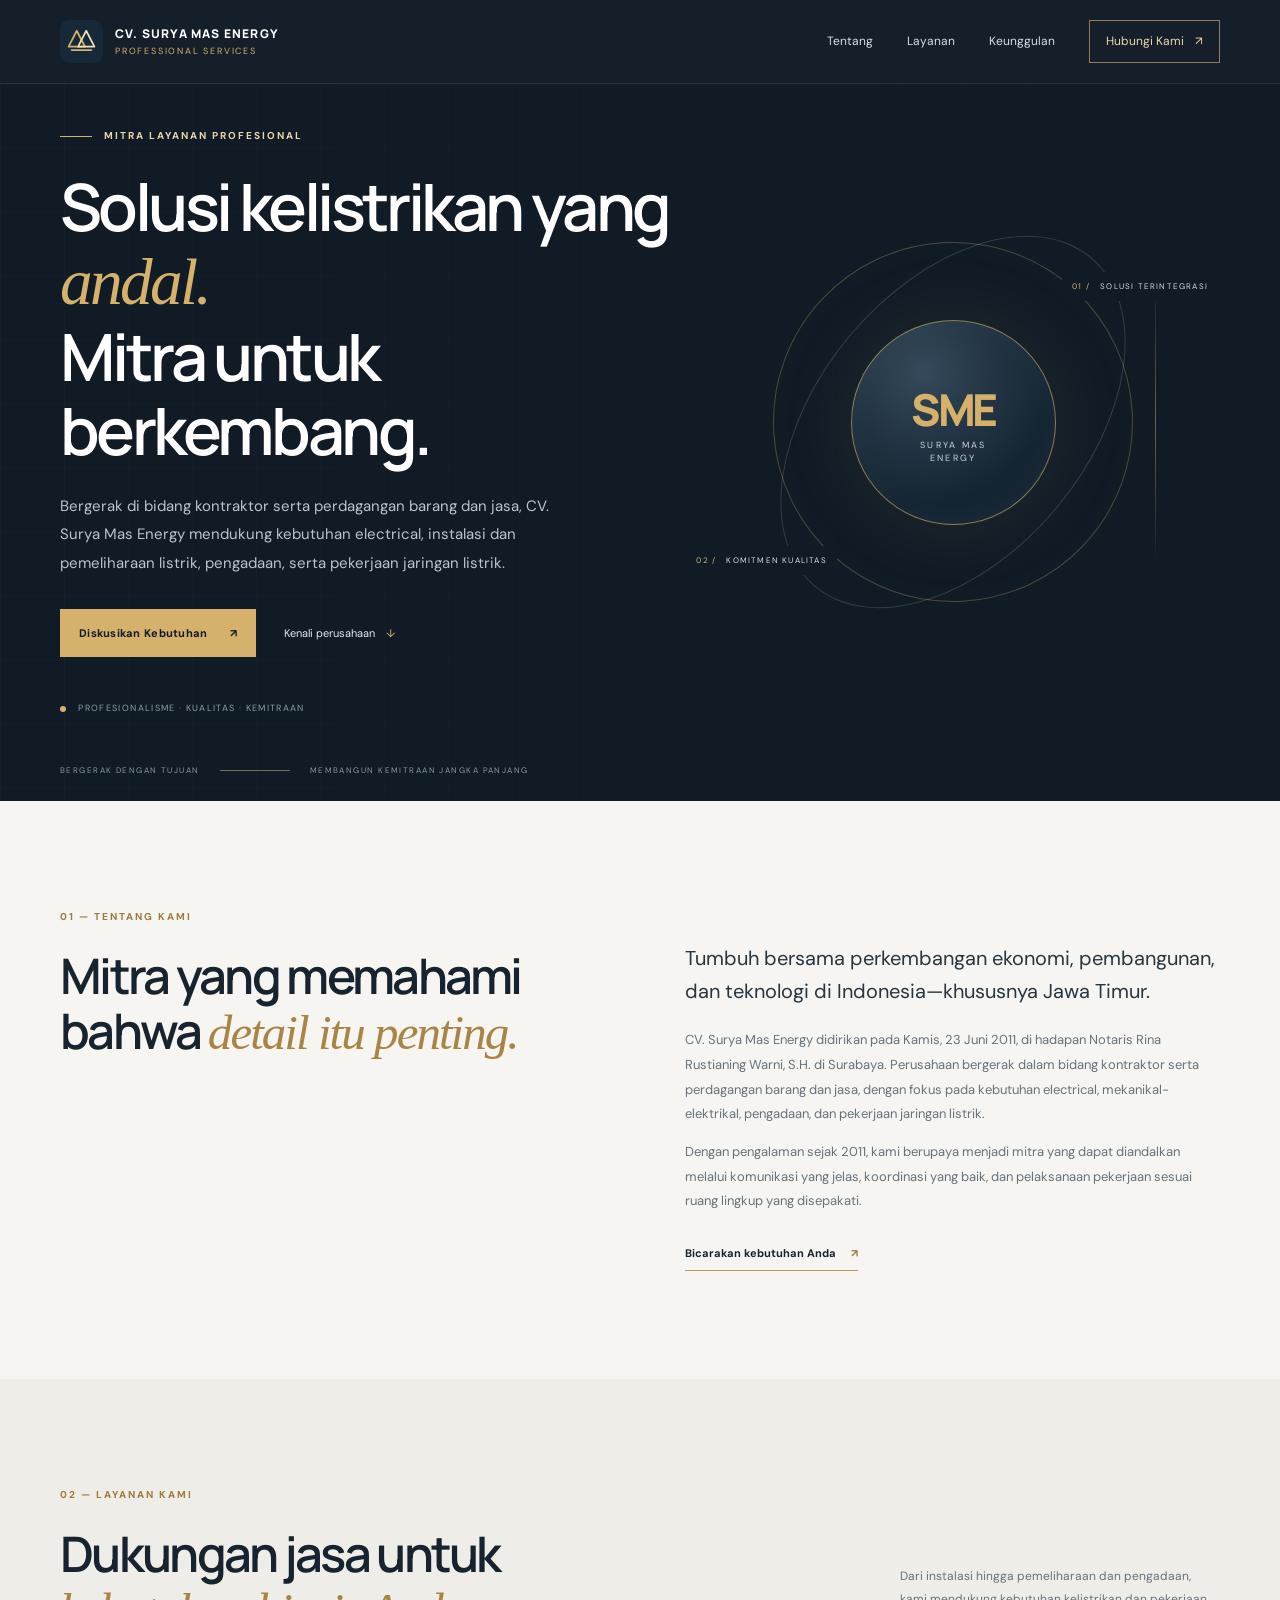
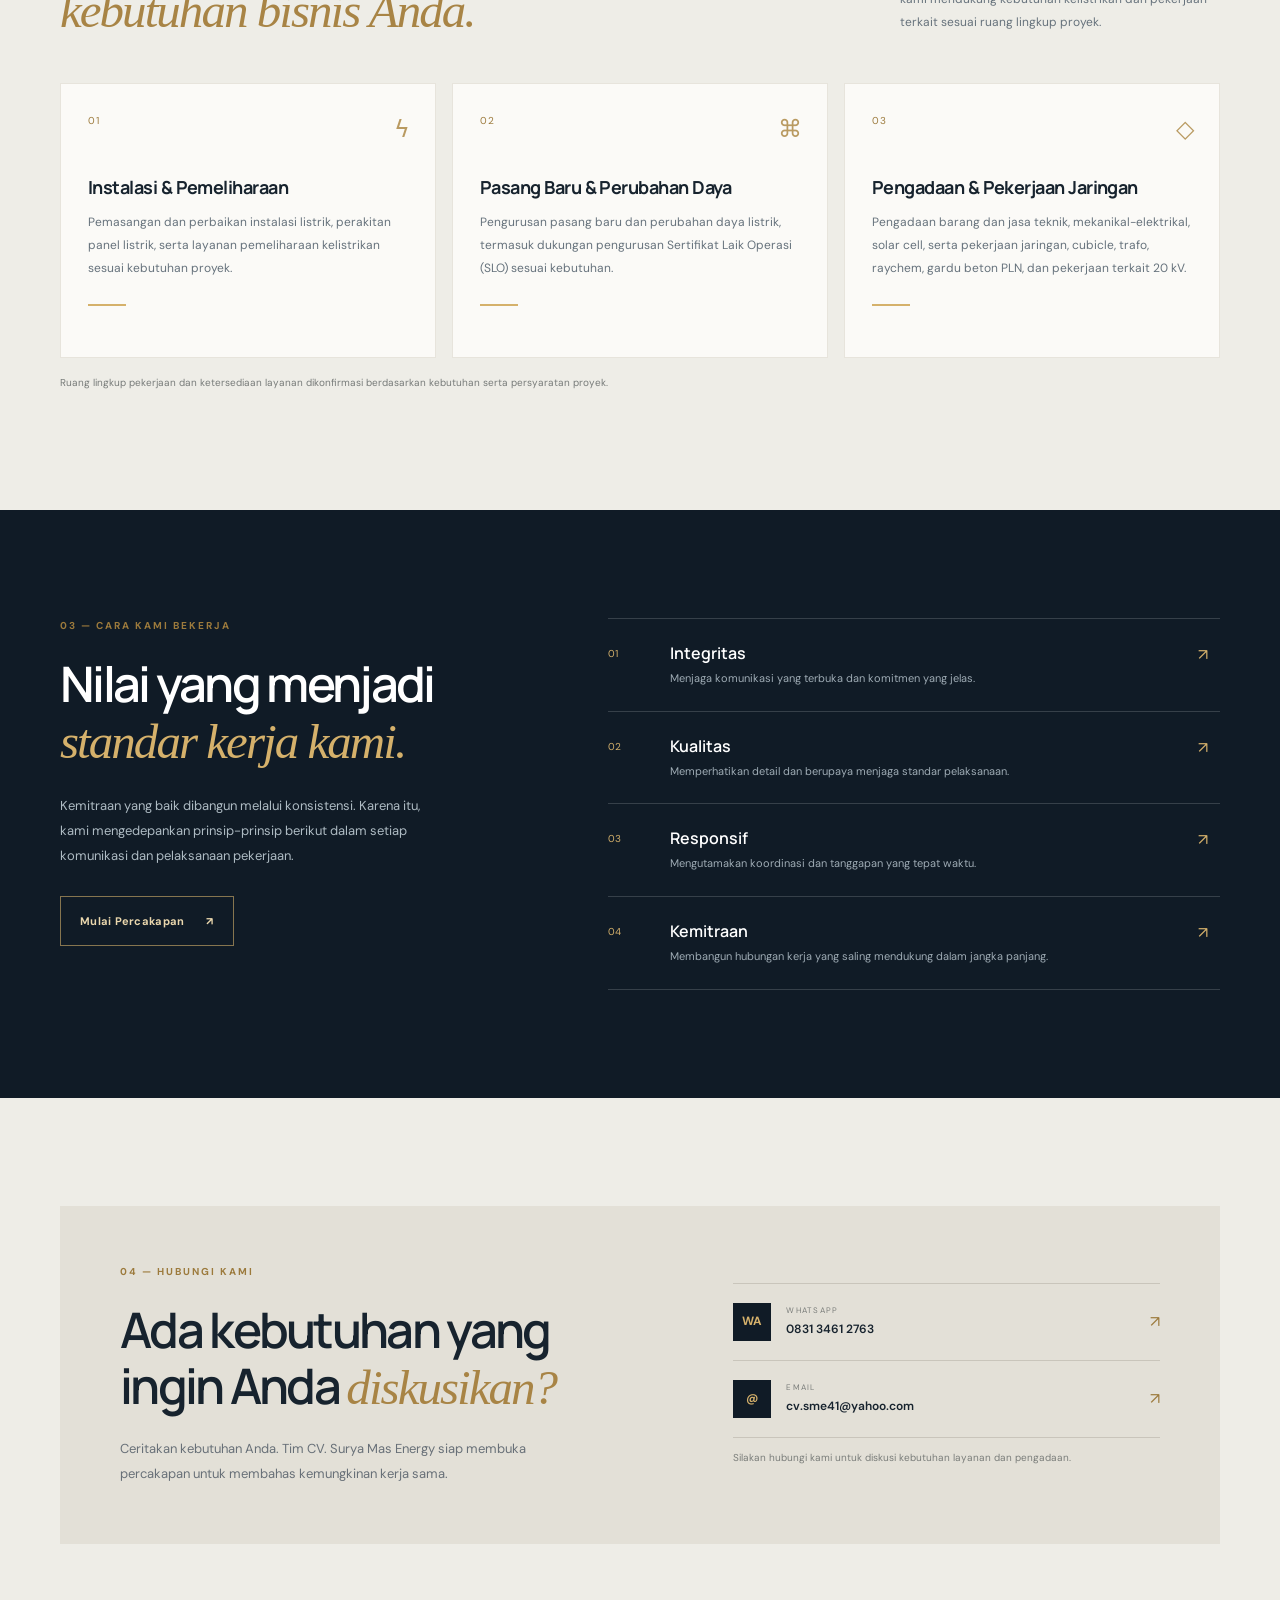
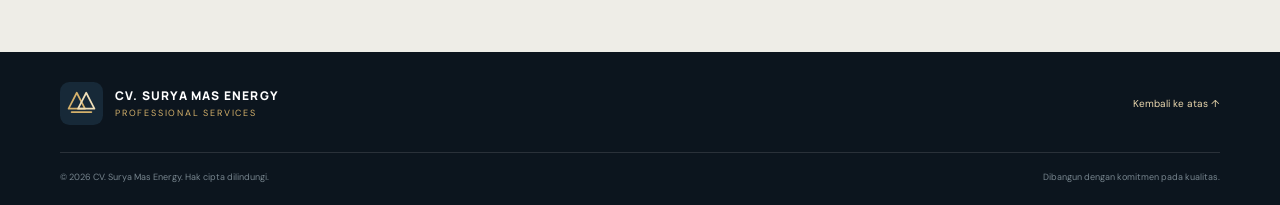
<file: CV_Surya_Mas_Energy_Website_Final/index.html>
<!doctype html>
<html lang="id">
<head>
  <meta charset="utf-8">
  <meta name="viewport" content="width=device-width, initial-scale=1">
  <meta name="theme-color" content="#101b26">
  <meta name="description" content="CV. Surya Mas Energy, perusahaan kontraktor dan perdagangan barang dan jasa di bidang electrical, instalasi dan pemeliharaan listrik, pengadaan, serta pekerjaan jaringan listrik. Berdiri sejak 23 Juni 2011 di Surabaya.">
  <title>CV. Surya Mas Energy | Solusi Profesional</title>
  <link rel="icon" href="assets/favicon.svg" type="image/svg+xml">
  <link rel="preconnect" href="https://fonts.googleapis.com">
  <link rel="preconnect" href="https://fonts.gstatic.com" crossorigin>
  <link href="https://fonts.googleapis.com/css2?family=DM+Sans:wght@400;500;600;700&family=Manrope:wght@400;500;600;700;800&display=swap" rel="stylesheet">
  <link rel="stylesheet" href="styles.css">
</head>
<body>
  <header class="site-header">
    <div class="container nav-wrap">
      <a class="brand" href="#beranda" aria-label="CV. Surya Mas Energy — Beranda">
        <img src="assets/logo-placeholder.svg" alt="Logo CV. Surya Mas Energy" class="brand-logo">
        <span class="brand-copy"><strong>CV. SURYA MAS ENERGY</strong><small>PROFESSIONAL SERVICES</small></span>
      </a>
      <button class="menu-toggle" aria-label="Buka menu" aria-expanded="false" aria-controls="main-nav"><span></span><span></span><span></span></button>
      <nav id="main-nav" class="main-nav">
        <a href="#tentang">Tentang</a><a href="#layanan">Layanan</a><a href="#keunggulan">Keunggulan</a><a href="#kontak" class="nav-cta">Hubungi Kami <span aria-hidden="true">↗</span></a>
      </nav>
    </div>
  </header>

  <main>
    <section class="hero" id="beranda">
      <div class="hero-grid"></div>
      <div class="container hero-inner">
        <div class="hero-copy">
          <div class="eyebrow"><span class="eyebrow-line"></span> Mitra layanan profesional</div>
          <h1>Solusi kelistrikan yang <em>andal.</em><br>Mitra untuk berkembang.</h1>
          <p class="hero-lead">Bergerak di bidang kontraktor serta perdagangan barang dan jasa, CV. Surya Mas Energy mendukung kebutuhan electrical, instalasi dan pemeliharaan listrik, pengadaan, serta pekerjaan jaringan listrik.</p>
          <div class="hero-actions"><a class="button button-gold" href="#kontak">Diskusikan Kebutuhan <span>↗</span></a><a class="text-link" href="#tentang">Kenali perusahaan <span>↓</span></a></div>
          <div class="hero-note"><span class="status-dot"></span> Profesionalisme · Kualitas · Kemitraan</div>
        </div>
        <div class="hero-visual" aria-label="Ilustrasi abstrak energi dan teknologi">
          <div class="visual-orbit orbit-one"></div><div class="visual-orbit orbit-two"></div>
          <div class="visual-core"><div class="core-mark">SME</div><div class="core-caption">SURYA MAS<br>ENERGY</div></div>
          <div class="visual-label label-top"><span>01 /</span> SOLUSI TERINTEGRASI</div>
          <div class="visual-label label-bottom"><span>02 /</span> KOMITMEN KUALITAS</div>
          <div class="visual-line"></div>
        </div>
      </div>
      <div class="hero-footer container"><span>BERGERAK DENGAN TUJUAN</span><span class="footer-rule"></span><span>MEMBANGUN KEMITRAAN JANGKA PANJANG</span></div>
    </section>

    <section class="intro section-pad" id="tentang">
      <div class="container intro-layout">
        <div><p class="section-kicker">01 — Tentang Kami</p><h2>Mitra yang memahami bahwa <em>detail itu penting.</em></h2></div>
        <div class="intro-content"><p class="large-copy">Tumbuh bersama perkembangan ekonomi, pembangunan, dan teknologi di Indonesia—khususnya Jawa Timur.</p><p>CV. Surya Mas Energy didirikan pada Kamis, 23 Juni 2011, di hadapan Notaris Rina Rustianing Warni, S.H. di Surabaya. Perusahaan bergerak dalam bidang kontraktor serta perdagangan barang dan jasa, dengan fokus pada kebutuhan electrical, mekanikal-elektrikal, pengadaan, dan pekerjaan jaringan listrik.</p><p>Dengan pengalaman sejak 2011, kami berupaya menjadi mitra yang dapat diandalkan melalui komunikasi yang jelas, koordinasi yang baik, dan pelaksanaan pekerjaan sesuai ruang lingkup yang disepakati.</p><a href="#kontak" class="underlined-link">Bicarakan kebutuhan Anda <span>↗</span></a></div>
      </div>
    </section>

    <section class="services section-pad" id="layanan">
      <div class="container">
        <div class="section-heading"><div><p class="section-kicker">02 — Layanan Kami</p><h2>Dukungan jasa untuk<br><em>kebutuhan bisnis Anda.</em></h2></div><p class="heading-aside">Dari instalasi hingga pemeliharaan dan pengadaan, kami mendukung kebutuhan kelistrikan dan pekerjaan terkait sesuai ruang lingkup proyek.</p></div>
        <div class="service-grid">
          <article class="service-card"><div class="service-number">01</div><div class="service-icon">ϟ</div><h3>Instalasi & Pemeliharaan</h3><p>Pemasangan dan perbaikan instalasi listrik, perakitan panel listrik, serta layanan pemeliharaan kelistrikan sesuai kebutuhan proyek.</p><span class="card-line"></span></article>
          <article class="service-card"><div class="service-number">02</div><div class="service-icon">⌘</div><h3>Pasang Baru & Perubahan Daya</h3><p>Pengurusan pasang baru dan perubahan daya listrik, termasuk dukungan pengurusan Sertifikat Laik Operasi (SLO) sesuai kebutuhan.</p><span class="card-line"></span></article>
          <article class="service-card"><div class="service-number">03</div><div class="service-icon">◇</div><h3>Pengadaan & Pekerjaan Jaringan</h3><p>Pengadaan barang dan jasa teknik, mekanikal-elektrikal, solar cell, serta pekerjaan jaringan, cubicle, trafo, raychem, gardu beton PLN, dan pekerjaan terkait 20 kV.</p><span class="card-line"></span></article>
        </div>
        <p class="content-note">Ruang lingkup pekerjaan dan ketersediaan layanan dikonfirmasi berdasarkan kebutuhan serta persyaratan proyek.</p>
      </div>
    </section>

    <section class="commitment section-pad" id="keunggulan">
      <div class="container commitment-layout">
        <div class="commitment-copy"><p class="section-kicker">03 — Cara Kami Bekerja</p><h2>Nilai yang menjadi<br><em>standar kerja kami.</em></h2><p>Kemitraan yang baik dibangun melalui konsistensi. Karena itu, kami mengedepankan prinsip-prinsip berikut dalam setiap komunikasi dan pelaksanaan pekerjaan.</p><a href="#kontak" class="button button-outline">Mulai Percakapan <span>↗</span></a></div>
        <div class="principles">
          <div class="principle"><span class="principle-index">01</span><div><h3>Integritas</h3><p>Menjaga komunikasi yang terbuka dan komitmen yang jelas.</p></div><span class="principle-arrow">↗</span></div>
          <div class="principle"><span class="principle-index">02</span><div><h3>Kualitas</h3><p>Memperhatikan detail dan berupaya menjaga standar pelaksanaan.</p></div><span class="principle-arrow">↗</span></div>
          <div class="principle"><span class="principle-index">03</span><div><h3>Responsif</h3><p>Mengutamakan koordinasi dan tanggapan yang tepat waktu.</p></div><span class="principle-arrow">↗</span></div>
          <div class="principle"><span class="principle-index">04</span><div><h3>Kemitraan</h3><p>Membangun hubungan kerja yang saling mendukung dalam jangka panjang.</p></div><span class="principle-arrow">↗</span></div>
        </div>
      </div>
    </section>

    <section class="contact section-pad" id="kontak">
      <div class="container contact-panel">
        <div class="contact-copy"><p class="section-kicker">04 — Hubungi Kami</p><h2>Ada kebutuhan yang ingin Anda <em>diskusikan?</em></h2><p>Ceritakan kebutuhan Anda. Tim CV. Surya Mas Energy siap membuka percakapan untuk membahas kemungkinan kerja sama.</p></div>
        <div class="contact-actions">
          <!-- Kontak perusahaan dikonfigurasi pada file script.js. -->
          <a class="contact-link" id="whatsapp-link" href="#" target="_blank" rel="noopener"><span class="contact-symbol">WA</span><span><small>WHATSAPP</small><strong id="whatsapp-label">Tambahkan nomor WhatsApp</strong></span><span class="contact-arrow">↗</span></a>
          <a class="contact-link" id="email-link" href="#"><span class="contact-symbol">@</span><span><small>EMAIL</small><strong id="email-label">Tambahkan alamat email</strong></span><span class="contact-arrow">↗</span></a>
          <p class="contact-hint">Silakan hubungi kami untuk diskusi kebutuhan layanan dan pengadaan.</p>
        </div>
      </div>
    </section>
  </main>

  <footer class="site-footer"><div class="container footer-top"><a class="brand footer-brand" href="#beranda"><img src="assets/logo-placeholder.svg" alt="" class="brand-logo"><span class="brand-copy"><strong>CV. SURYA MAS ENERGY</strong><small>PROFESSIONAL SERVICES</small></span></a><a href="#beranda" class="back-top">Kembali ke atas ↑</a></div><div class="container footer-bottom"><span>© <span id="year"></span> CV. Surya Mas Energy. Hak cipta dilindungi.</span><span>Dibangun dengan komitmen pada kualitas.</span></div></footer>
  <script src="script.js"></script>
</body>
</html>
</file>
<file: CV_Surya_Mas_Energy_Website_Final/styles.css>
/* CV. Surya Mas Energy — premium corporate theme */
:root{--navy:#101b26;--navy2:#172938;--ink:#17232e;--muted:#66727c;--gold:#d5b16b;--gold-light:#ead7ad;--paper:#f6f5f1;--white:#fff;--line:#dfe1df;--serif:Georgia,"Times New Roman",serif;--sans:"DM Sans",Arial,sans-serif;--display:"Manrope","DM Sans",sans-serif}
*{box-sizing:border-box}html{scroll-behavior:smooth;scroll-padding-top:86px}body{margin:0;color:var(--ink);font-family:var(--sans);line-height:1.65;background:var(--paper)}a{color:inherit;text-decoration:none}.container{width:min(1160px,calc(100% - 48px));margin-inline:auto}.site-header{height:84px;background:rgba(16,27,38,.98);color:#fff;position:sticky;top:0;z-index:20;border-bottom:1px solid rgba(255,255,255,.09)}.nav-wrap{height:100%;display:flex;align-items:center;justify-content:space-between}.brand{display:flex;align-items:center;gap:12px;min-width:0}.brand-logo{width:43px;height:43px;object-fit:contain}.brand-copy{display:flex;flex-direction:column;line-height:1.3;letter-spacing:.07em}.brand-copy strong{font:800 12px var(--display);letter-spacing:.1em}.brand-copy small{font-size:9px;letter-spacing:.2em;color:var(--gold);margin-top:4px}.main-nav{display:flex;align-items:center;gap:34px;font-size:12px;color:#d8dfe3}.main-nav>a:not(.nav-cta):hover,.text-link:hover{color:var(--gold-light)}.nav-cta{border:1px solid rgba(213,177,107,.65);padding:11px 16px;color:var(--gold-light)}.nav-cta span{margin-left:8px}.menu-toggle{display:none;background:none;border:0;padding:8px}.menu-toggle span{display:block;width:23px;height:2px;background:white;margin:5px}
.hero{position:relative;overflow:hidden;background:var(--navy);color:#fff;min-height:610px}.hero-grid{position:absolute;inset:0;background-image:linear-gradient(rgba(255,255,255,.035) 1px,transparent 1px),linear-gradient(90deg,rgba(255,255,255,.035) 1px,transparent 1px);background-size:64px 64px;mask-image:linear-gradient(90deg,black,transparent 95%);opacity:.55}.hero-inner{position:relative;display:grid;grid-template-columns:1.08fr .92fr;align-items:center;min-height:550px;padding-top:44px;padding-bottom:48px}.hero-copy{position:relative;z-index:2;max-width:650px}.eyebrow,.section-kicker{font-size:10px;letter-spacing:.2em;text-transform:uppercase;font-weight:700}.eyebrow{display:flex;align-items:center;gap:12px;color:var(--gold-light);margin-bottom:25px}.eyebrow-line{width:32px;height:1px;background:var(--gold)}h1,h2,h3,p{margin-top:0}h1,h2{font-family:var(--display);letter-spacing:-.055em;font-weight:600;line-height:1.13}h1{font-size:clamp(42px,5.1vw,68px);max-width:720px;margin-bottom:24px}h1 em,h2 em{font-family:var(--serif);font-weight:400;color:var(--gold);letter-spacing:-.04em}.hero-lead{color:#b9c4cb;max-width:510px;font-size:15px;line-height:1.9}.hero-actions{display:flex;align-items:center;gap:28px;margin-top:32px}.button{display:inline-flex;align-items:center;justify-content:center;gap:22px;padding:15px 19px;font-size:11px;font-weight:700;letter-spacing:.025em;transition:transform .2s,background .2s}.button:hover{transform:translateY(-2px)}.button-gold{background:var(--gold);color:var(--navy)}.button-gold:hover{background:var(--gold-light)}.text-link{font-size:11px;color:#e5e9eb}.text-link span{margin-left:8px;color:var(--gold)}.hero-note{margin-top:44px;color:#8e9da6;font-size:9px;letter-spacing:.15em;text-transform:uppercase}.status-dot{display:inline-block;width:6px;height:6px;border-radius:50%;background:var(--gold);margin-right:9px;vertical-align:middle}.hero-visual{height:430px;position:relative;display:grid;place-items:center}.visual-orbit{position:absolute;border:1px solid rgba(213,177,107,.3);border-radius:50%;transform:rotate(-25deg)}.orbit-one{width:360px;height:360px}.orbit-two{width:270px;height:430px;border-color:rgba(255,255,255,.15);transform:rotate(40deg)}.visual-core{width:205px;height:205px;border-radius:50%;display:flex;flex-direction:column;justify-content:center;align-items:center;background:radial-gradient(circle at 35% 25%,#34495a,#142432 65%);border:1px solid rgba(213,177,107,.6);box-shadow:0 0 80px rgba(213,177,107,.1),inset 0 0 35px rgba(255,255,255,.035);z-index:1}.core-mark{font:800 44px var(--display);letter-spacing:-.08em;color:var(--gold)}.core-caption{text-align:center;font-size:9px;line-height:1.5;letter-spacing:.25em;color:#cbd3d8}.visual-label{position:absolute;z-index:2;font-size:8px;letter-spacing:.15em;color:#d4dce1;background:var(--navy);padding:8px 10px}.visual-label span{color:var(--gold);margin-right:7px}.label-top{top:65px;right:2px}.label-bottom{bottom:62px;left:0}.visual-line{position:absolute;right:12%;top:17%;width:1px;height:66%;background:linear-gradient(transparent,rgba(213,177,107,.5),transparent)}.hero-footer{position:relative;display:flex;align-items:center;gap:20px;padding:0 0 24px;font-size:8px;letter-spacing:.18em;color:#8997a0}.footer-rule{height:1px;width:70px;background:rgba(213,177,107,.55)}
.section-pad{padding:108px 0}.intro{background:var(--paper)}.intro-layout{display:grid;grid-template-columns:1fr 1fr;gap:90px}.section-kicker{color:#9c7a3c;margin-bottom:22px}.intro h2,.section-heading h2,.commitment h2,.contact h2{font-size:clamp(34px,4vw,49px);margin-bottom:0}.intro h2 em,.section-heading h2 em,.commitment h2 em,.contact h2 em{color:#a88445}.intro-content{padding-top:33px}.large-copy{font-size:20px;line-height:1.65;color:#263641}.intro-content>p:not(.large-copy){font-size:13px;line-height:1.9;color:var(--muted);max-width:520px}.underlined-link{display:inline-block;margin-top:17px;font-size:11px;font-weight:700;border-bottom:1px solid #b99a61;padding-bottom:8px}.underlined-link span{margin-left:12px;color:#9c7a3c}
.services{background:#eeede7}.section-heading{display:flex;justify-content:space-between;align-items:end;gap:40px;margin-bottom:45px}.heading-aside{max-width:320px;color:var(--muted);font-size:12px;line-height:1.9;margin-bottom:5px}.service-grid{display:grid;grid-template-columns:repeat(3,1fr);gap:16px}.service-card{position:relative;background:#fbfaf7;padding:29px 27px 30px;min-height:275px;border:1px solid #e7e4dc;transition:transform .25s,border-color .25s}.service-card:hover{transform:translateY(-5px);border-color:#c9ad76}.service-number{font-size:10px;color:#9c7a3c;letter-spacing:.14em}.service-icon{position:absolute;right:25px;top:25px;color:#b99a61;font-size:24px}.service-card h3{font:700 18px var(--display);letter-spacing:-.03em;margin-top:45px;margin-bottom:12px}.service-card p{font-size:12px;line-height:1.9;color:var(--muted);margin-bottom:25px}.card-line{display:block;width:38px;height:2px;background:var(--gold)}.content-note{font-size:10px;color:#777b79;margin-top:17px}
.commitment{background:var(--navy);color:white}.commitment-layout{display:grid;grid-template-columns:.85fr 1.15fr;gap:95px}.commitment-copy>p:not(.section-kicker){color:#aebbc3;font-size:13px;line-height:1.9;max-width:380px;margin:25px 0 28px}.commitment h2 em{color:var(--gold)}.button-outline{border:1px solid rgba(213,177,107,.6);color:var(--gold-light)}.principles{border-top:1px solid rgba(255,255,255,.16)}.principle{display:grid;grid-template-columns:48px 1fr 22px;gap:14px;align-items:start;padding:23px 0;border-bottom:1px solid rgba(255,255,255,.16)}.principle-index{font-size:10px;color:var(--gold);padding-top:4px}.principle h3{font:600 16px var(--display);margin-bottom:5px}.principle p{font-size:11px;color:#9eabb4;margin-bottom:0;line-height:1.7}.principle-arrow{color:var(--gold);font-size:16px}
.contact{background:#eeede7}.contact-panel{background:#e3e0d7;padding:58px 60px;display:grid;grid-template-columns:1fr .8fr;gap:80px;align-items:center}.contact-copy>p:not(.section-kicker){font-size:13px;color:#687078;line-height:1.9;max-width:440px;margin:22px 0 0}.contact-actions{border-top:1px solid #c9c5bb}.contact-link{display:flex;align-items:center;gap:15px;padding:19px 0;border-bottom:1px solid #c9c5bb}.contact-symbol{width:38px;height:38px;display:grid;place-items:center;background:var(--navy);color:var(--gold);font-size:12px;font-weight:700}.contact-link>span:nth-child(2){display:flex;flex-direction:column;gap:3px;flex:1}.contact-link small{font-size:8px;letter-spacing:.16em;color:#7a7d7a}.contact-link strong{font-size:12px;font-weight:600}.contact-arrow{color:#9c7a3c}.contact-hint{font-size:10px;color:#7a7d7a;margin:12px 0 0}.contact-hint code{background:#d5d1c7;padding:2px 4px}
.site-footer{background:#0c151e;color:#b8c2c8;padding:30px 0 20px}.footer-top{display:flex;justify-content:space-between;align-items:center;padding-bottom:27px}.footer-brand .brand-copy strong{color:#fff}.back-top{font-size:10px;color:var(--gold-light)}.footer-bottom{border-top:1px solid rgba(255,255,255,.12);padding-top:17px;display:flex;justify-content:space-between;gap:15px;font-size:9px;color:#77858e}
@media(max-width:900px){.hero-inner{grid-template-columns:1fr .7fr}.hero-visual{transform:scale(.85);margin-left:-35px}.intro-layout,.commitment-layout{gap:45px}.contact-panel{padding:45px 35px;gap:40px}.main-nav{gap:20px}}
@media(max-width:700px){.container{width:min(100% - 36px,560px)}.site-header{height:72px}.brand-logo{width:37px;height:37px}.brand-copy strong{font-size:10px}.brand-copy small{font-size:8px}.menu-toggle{display:block;cursor:pointer}.main-nav{display:none;position:absolute;top:71px;left:0;right:0;padding:18px;background:var(--navy2);flex-direction:column;align-items:stretch;gap:0;border-top:1px solid rgba(255,255,255,.1)}.main-nav.open{display:flex}.main-nav>a{padding:13px 8px}.nav-cta{text-align:center;margin-top:8px}.hero-inner{display:block;padding-top:72px;padding-bottom:30px;min-height:0}.hero-copy{max-width:560px}.hero h1{font-size:clamp(39px,11vw,56px)}.hero-lead{font-size:13px}.hero-actions{gap:18px;flex-wrap:wrap}.hero-note{margin-top:30px}.hero-visual{height:300px;transform:none;margin:25px 0 0}.orbit-one{width:250px;height:250px}.orbit-two{width:190px;height:300px}.visual-core{width:150px;height:150px}.core-mark{font-size:34px}.label-top{top:22px;right:0}.label-bottom{bottom:20px;left:0}.hero-footer{font-size:7px;gap:10px;padding-bottom:20px}.footer-rule{width:25px}.section-pad{padding:72px 0}.intro-layout,.commitment-layout{grid-template-columns:1fr;gap:20px}.intro-content{padding-top:0}.large-copy{font-size:18px}.section-heading{display:block;margin-bottom:30px}.heading-aside{margin-top:20px}.service-grid{grid-template-columns:1fr;gap:12px}.service-card{min-height:0;padding:25px}.service-card h3{margin-top:28px}.commitment-layout{gap:42px}.contact-panel{grid-template-columns:1fr;padding:35px 24px;gap:32px}.contact h2,.intro h2,.section-heading h2,.commitment h2{font-size:36px}.footer-top{align-items:flex-start;gap:15px}.back-top{white-space:nowrap;margin-top:8px}.footer-bottom{flex-direction:column;gap:7px}.visual-label{font-size:7px}}
@media(prefers-reduced-motion:reduce){html{scroll-behavior:auto}*,*::before,*::after{transition:none!important}}
</file>
